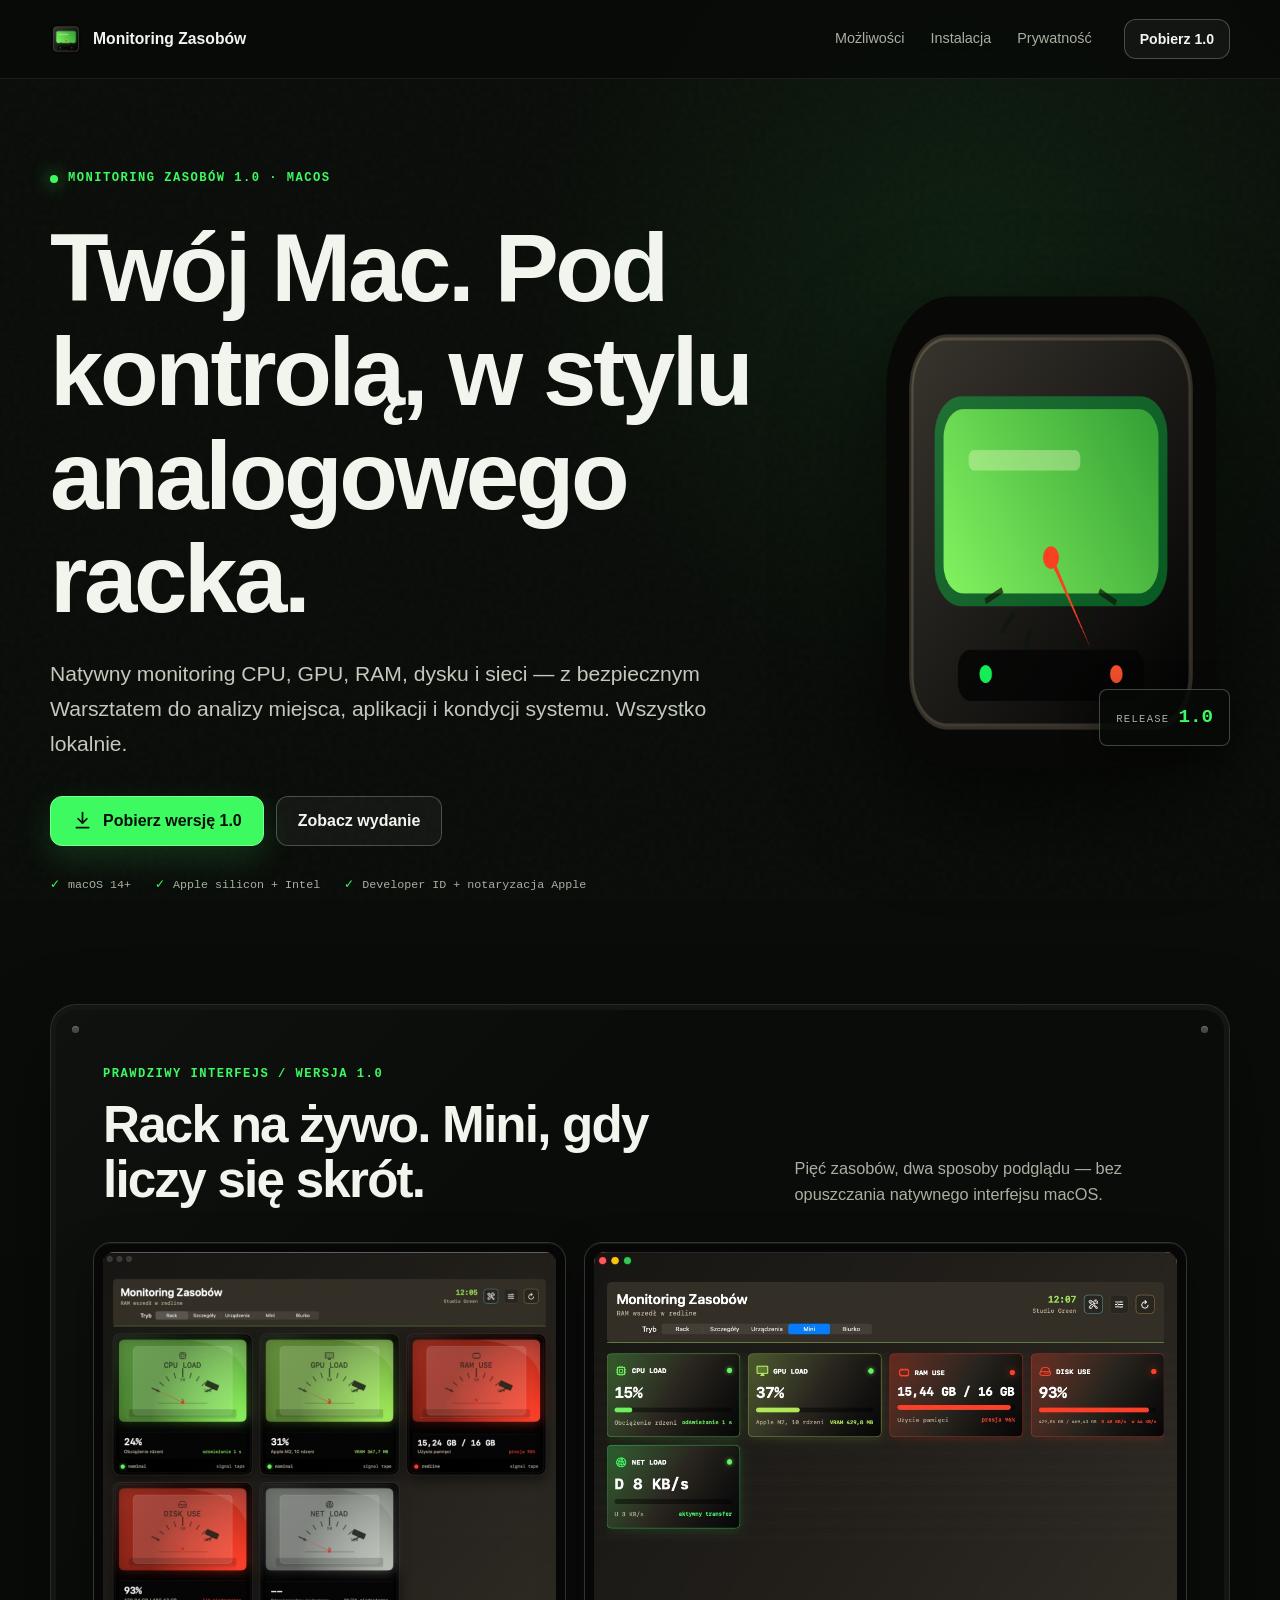
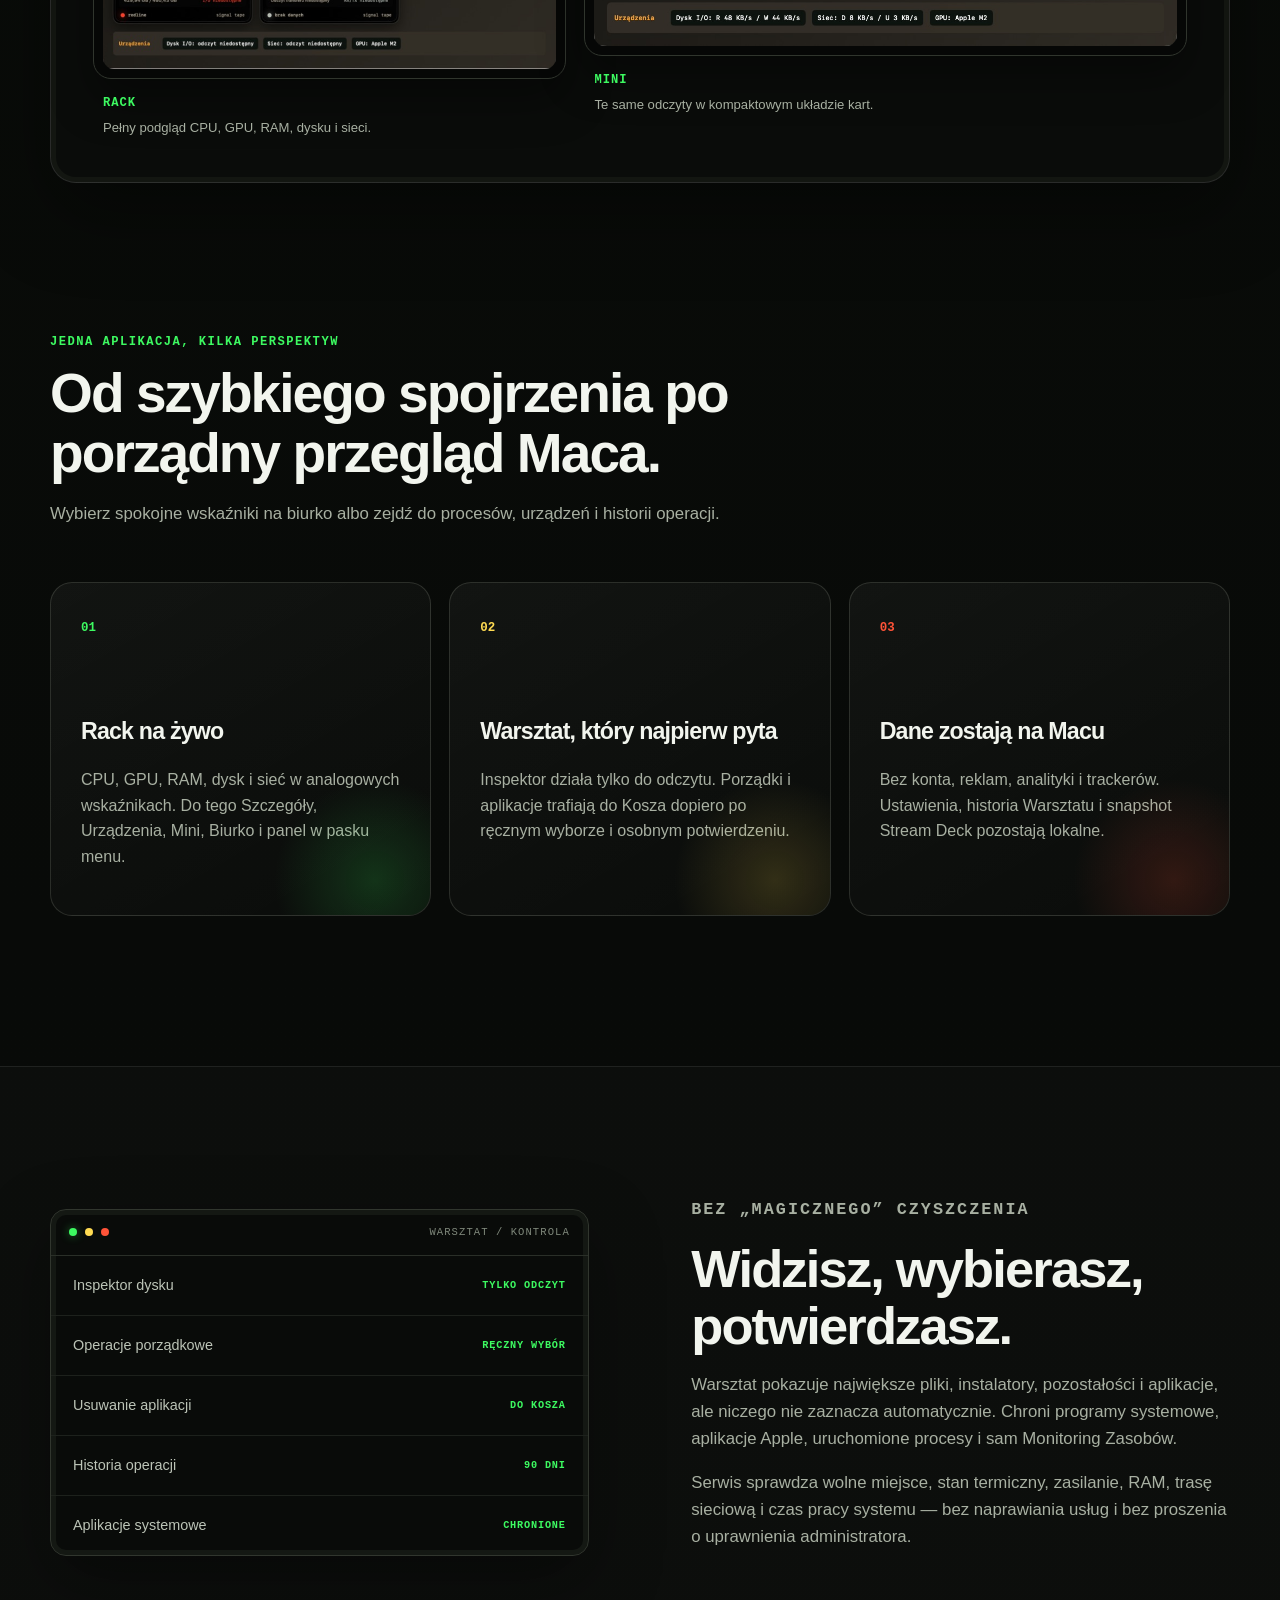
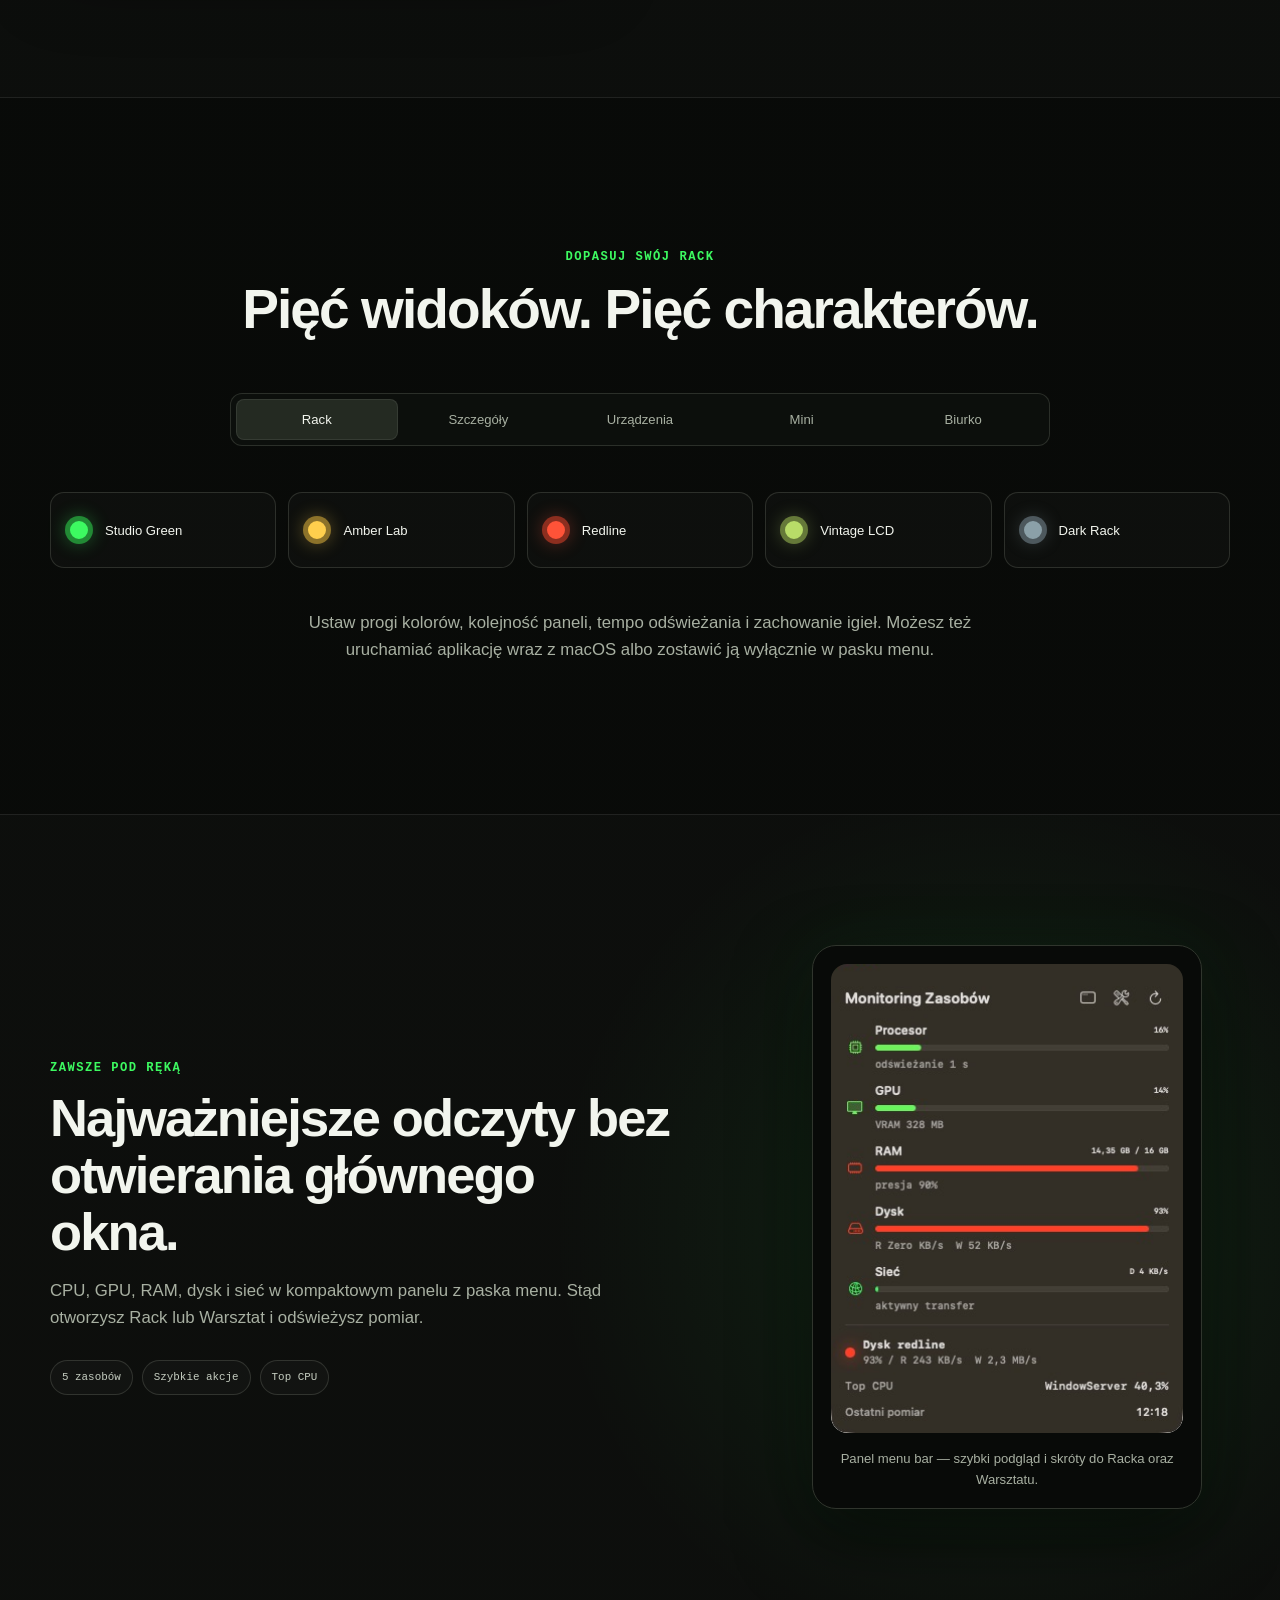
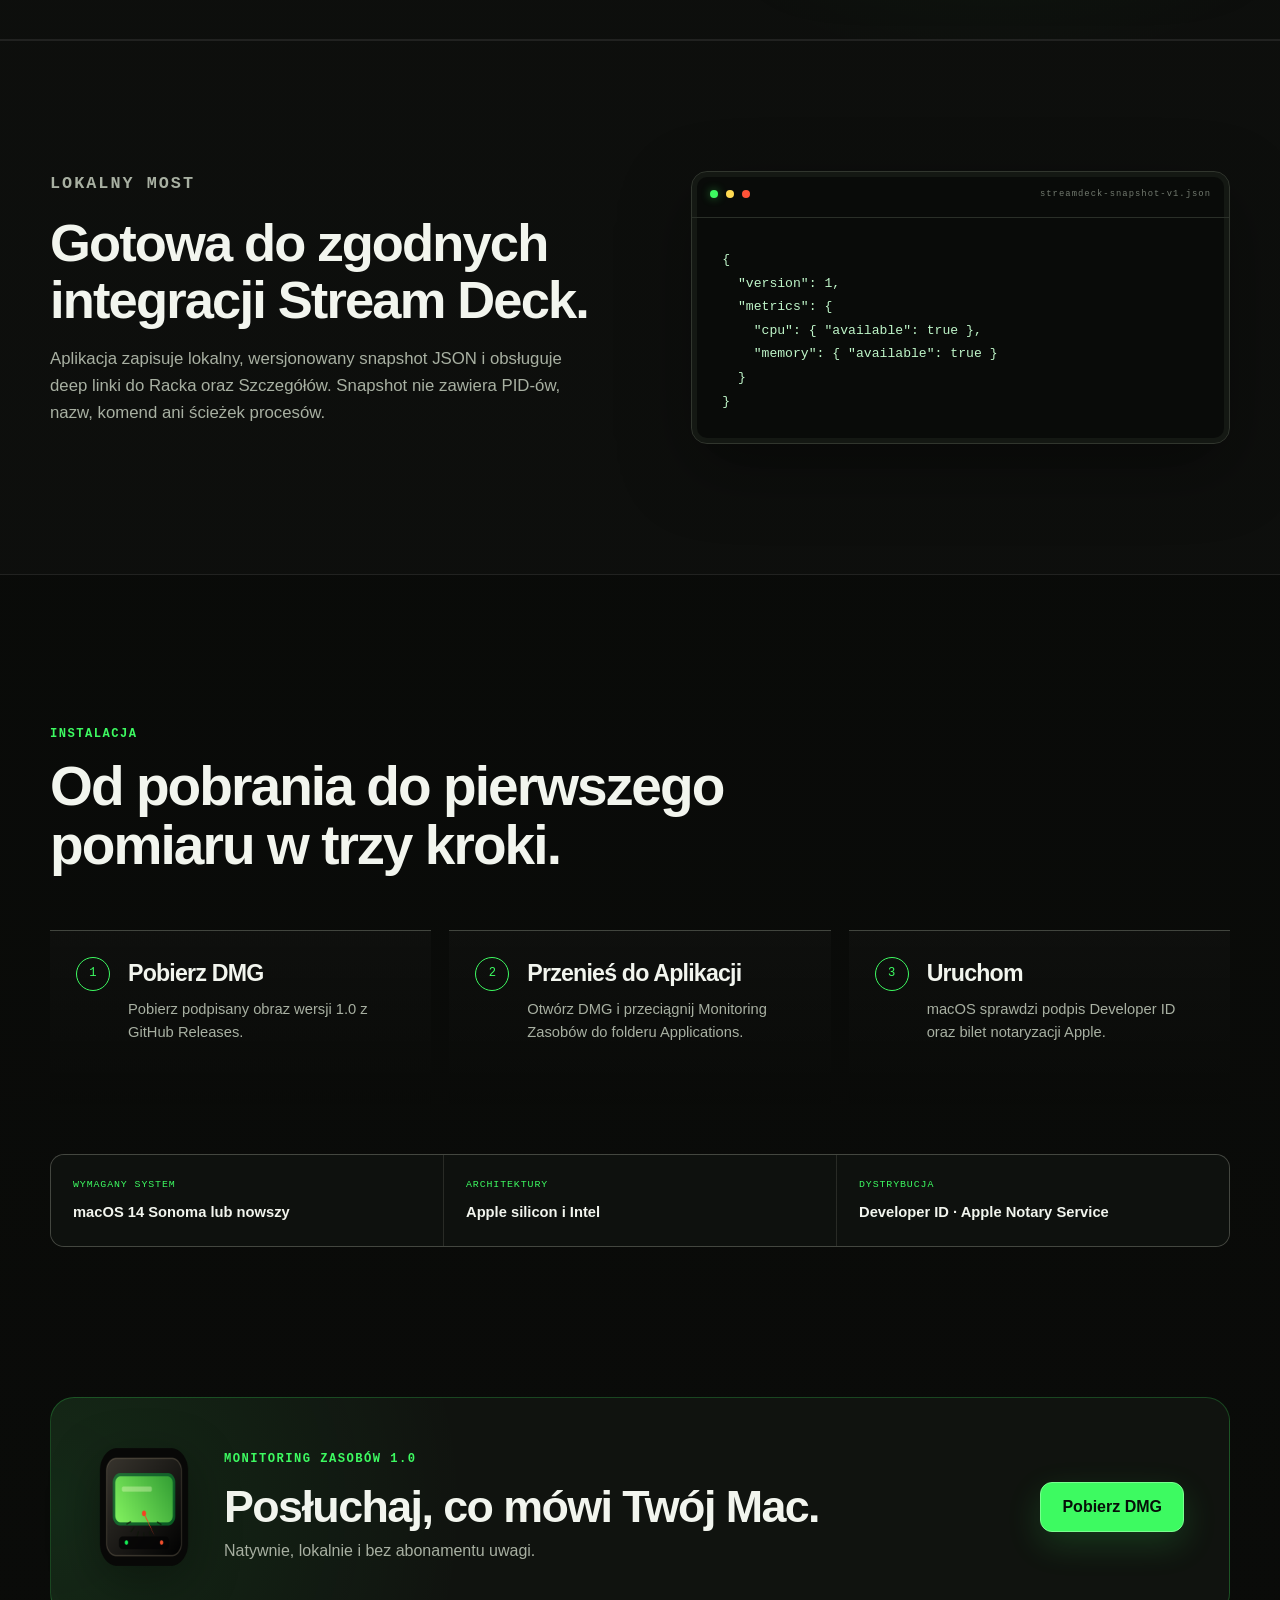
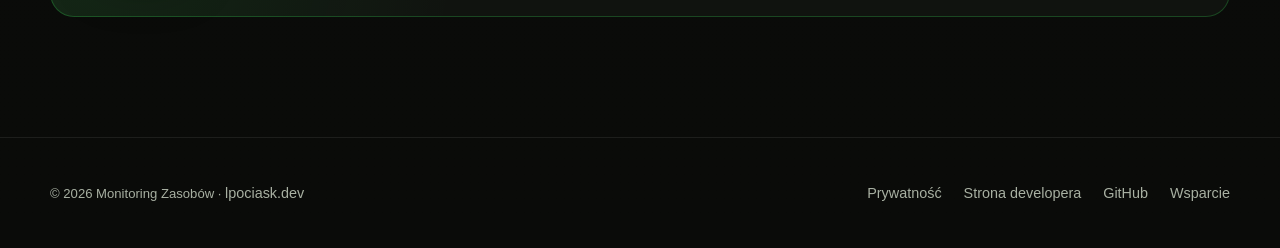
<file: index.html>
<!doctype html>
<html lang="pl">
  <head>
    <meta charset="utf-8">
    <meta name="viewport" content="width=device-width, initial-scale=1">
    <meta name="color-scheme" content="dark">
    <meta name="theme-color" content="#11140f">
    <meta name="description" content="CPU, GPU, RAM, dysk i sieć w natywnej aplikacji macOS z bezpiecznym, lokalnym Warsztatem. Pobierz Monitoring Zasobów 1.0.">
    <meta property="og:type" content="website">
    <meta property="og:locale" content="pl_PL">
    <meta property="og:title" content="Monitoring Zasobów 1.0">
    <meta property="og:description" content="Twój Mac pod kontrolą — w stylu analogowego racka. Natywny monitoring i lokalny Warsztat dla macOS.">
    <meta property="og:url" content="https://lpociask.github.io/monitoring-zasobow-app/">
    <meta property="og:image" content="https://lpociask.github.io/monitoring-zasobow-app/assets/app-icon.png">
    <meta property="og:image:alt" content="Ikona Monitoring Zasobów — zielony analogowy wskaźnik na czarnym panelu">
    <link rel="canonical" href="https://lpociask.github.io/monitoring-zasobow-app/">
    <link rel="icon" type="image/png" sizes="32x32" href="assets/favicon.png">
    <link rel="apple-touch-icon" href="assets/app-icon.png">
    <link rel="stylesheet" href="styles.css">
    <title>Monitoring Zasobów 1.0 — monitoring Maca w stylu analogowego racka</title>
  </head>
  <body>
    <a class="skip-link" href="#main">Przejdź do treści</a>

    <header class="site-header">
      <nav class="nav shell" aria-label="Główna nawigacja">
        <a class="brand" href="./" aria-label="Monitoring Zasobów — strona główna">
          <img src="assets/favicon.png" width="32" height="32" alt="">
          <span>Monitoring Zasobów</span>
        </a>
        <div class="nav-links">
          <a href="#mozliwosci">Możliwości</a>
          <a href="#instalacja">Instalacja</a>
          <a href="privacy.html">Prywatność</a>
        </div>
        <a class="button button-small" href="https://github.com/lpociask/monitoring-zasobow-app/releases/download/v1.0.0/MonitoringZasobow-1.0-1.dmg">Pobierz 1.0</a>
      </nav>
    </header>

    <main id="main">
      <section class="hero shell">
        <div class="hero-copy">
          <p class="eyebrow"><span class="status-light" aria-hidden="true"></span> Monitoring Zasobów 1.0 · macOS</p>
          <h1>Twój Mac. Pod kontrolą, w stylu analogowego racka.</h1>
          <p class="lead">Natywny monitoring CPU, GPU, RAM, dysku i sieci — z bezpiecznym Warsztatem do analizy miejsca, aplikacji i kondycji systemu. Wszystko lokalnie.</p>
          <div class="hero-actions">
            <a class="button button-primary" href="https://github.com/lpociask/monitoring-zasobow-app/releases/download/v1.0.0/MonitoringZasobow-1.0-1.dmg">
              <svg aria-hidden="true" viewBox="0 0 24 24"><path d="M12 3v12m0 0 5-5m-5 5-5-5M5 20h14"/></svg>
              Pobierz wersję 1.0
            </a>
            <a class="button button-secondary" href="https://github.com/lpociask/monitoring-zasobow-app/releases/tag/v1.0.0">Zobacz wydanie</a>
          </div>
          <ul class="trust-list" aria-label="Wymagania i zgodność">
            <li>macOS 14+</li>
            <li>Apple silicon + Intel</li>
            <li>Developer ID + notaryzacja Apple</li>
          </ul>
        </div>

        <div class="hero-visual">
          <div class="app-orbit" aria-hidden="true"></div>
          <img class="app-icon" src="assets/app-icon.png" width="512" height="512" alt="Ikona Monitoring Zasobów — zielony analogowy wskaźnik na czarnym panelu">
          <div class="version-plate"><span>RELEASE</span><strong>1.0</strong></div>
        </div>
      </section>

      <section class="screens-section shell" id="interfejs" aria-labelledby="screens-heading">
        <div class="screens-heading">
          <div>
            <p class="section-kicker">PRAWDZIWY INTERFEJS / WERSJA 1.0</p>
            <h2 id="screens-heading">Rack na żywo. Mini, gdy liczy się skrót.</h2>
          </div>
          <p>Pięć zasobów, dwa sposoby podglądu — bez opuszczania natywnego interfejsu macOS.</p>
        </div>

        <div class="screenshot-grid">
          <figure class="app-shot">
            <div class="screenshot-frame">
              <img src="assets/screenshot-rack.jpg" width="834" height="768" loading="lazy" decoding="async" alt="Główny widok aplikacji Monitoring Zasobów z analogowymi wskaźnikami CPU, GPU, RAM, dysku i sieci.">
            </div>
            <figcaption><strong>Rack</strong><span>Pełny podgląd CPU, GPU, RAM, dysku i sieci.</span></figcaption>
          </figure>

          <figure class="app-shot">
            <div class="screenshot-frame">
              <img src="assets/screenshot-mini.jpg" width="1080" height="732" loading="lazy" decoding="async" alt="Widok Mini aplikacji Monitoring Zasobów z kompaktowymi kartami pięciu zasobów.">
            </div>
            <figcaption><strong>Mini</strong><span>Te same odczyty w kompaktowym układzie kart.</span></figcaption>
          </figure>
        </div>
      </section>

      <section class="feature-section shell" id="mozliwosci">
        <div class="section-heading">
          <p class="section-kicker">JEDNA APLIKACJA, KILKA PERSPEKTYW</p>
          <h2>Od szybkiego spojrzenia po porządny przegląd Maca.</h2>
          <p>Wybierz spokojne wskaźniki na biurko albo zejdź do procesów, urządzeń i historii operacji.</p>
        </div>

        <div class="feature-grid">
          <article class="feature-card signal-green">
            <span class="feature-number">01</span>
            <h3>Rack na żywo</h3>
            <p>CPU, GPU, RAM, dysk i sieć w analogowych wskaźnikach. Do tego Szczegóły, Urządzenia, Mini, Biurko i panel w pasku menu.</p>
          </article>
          <article class="feature-card signal-amber">
            <span class="feature-number">02</span>
            <h3>Warsztat, który najpierw pyta</h3>
            <p>Inspektor działa tylko do odczytu. Porządki i aplikacje trafiają do Kosza dopiero po ręcznym wyborze i osobnym potwierdzeniu.</p>
          </article>
          <article class="feature-card signal-red">
            <span class="feature-number">03</span>
            <h3>Dane zostają na Macu</h3>
            <p>Bez konta, reklam, analityki i trackerów. Ustawienia, historia Warsztatu i snapshot Stream Deck pozostają lokalne.</p>
          </article>
        </div>
      </section>

      <section class="workshop-section">
        <div class="shell split-layout">
          <div class="workshop-panel">
            <div class="panel-titlebar">
              <span class="panel-dot green"></span><span class="panel-dot amber"></span><span class="panel-dot red"></span>
              <span>WARSZTAT / KONTROLA</span>
            </div>
            <div class="diagnostic-row"><span>Inspektor dysku</span><strong>TYLKO ODCZYT</strong></div>
            <div class="diagnostic-row"><span>Operacje porządkowe</span><strong>RĘCZNY WYBÓR</strong></div>
            <div class="diagnostic-row"><span>Usuwanie aplikacji</span><strong>DO KOSZA</strong></div>
            <div class="diagnostic-row"><span>Historia operacji</span><strong>90 DNI</strong></div>
            <div class="diagnostic-row"><span>Aplikacje systemowe</span><strong>CHRONIONE</strong></div>
          </div>
          <div class="split-copy">
            <p class="section-kicker">BEZ „MAGICZNEGO” CZYSZCZENIA</p>
            <h2>Widzisz, wybierasz, potwierdzasz.</h2>
            <p>Warsztat pokazuje największe pliki, instalatory, pozostałości i aplikacje, ale niczego nie zaznacza automatycznie. Chroni programy systemowe, aplikacje Apple, uruchomione procesy i sam Monitoring Zasobów.</p>
            <p>Serwis sprawdza wolne miejsce, stan termiczny, zasilanie, RAM, trasę sieciową i czas pracy systemu — bez naprawiania usług i bez proszenia o uprawnienia administratora.</p>
          </div>
        </div>
      </section>

      <section class="modes-section shell">
        <div class="section-heading compact">
          <p class="section-kicker">DOPASUJ SWÓJ RACK</p>
          <h2>Pięć widoków. Pięć charakterów.</h2>
        </div>
        <div class="mode-strip" role="group" aria-label="Widoki aplikacji">
          <span class="active">Rack</span><span>Szczegóły</span><span>Urządzenia</span><span>Mini</span><span>Biurko</span>
        </div>
        <div class="theme-grid">
          <div class="theme-chip theme-green"><i></i><span>Studio Green</span></div>
          <div class="theme-chip theme-amber"><i></i><span>Amber Lab</span></div>
          <div class="theme-chip theme-red"><i></i><span>Redline</span></div>
          <div class="theme-chip theme-lcd"><i></i><span>Vintage LCD</span></div>
          <div class="theme-chip theme-dark"><i></i><span>Dark Rack</span></div>
        </div>
        <p class="center-copy">Ustaw progi kolorów, kolejność paneli, tempo odświeżania i zachowanie igieł. Możesz też uruchamiać aplikację wraz z macOS albo zostawić ją wyłącznie w pasku menu.</p>
      </section>

      <section class="menubar-section" aria-labelledby="menubar-heading">
        <div class="shell menubar-grid">
          <div class="menubar-copy">
            <p class="section-kicker">ZAWSZE POD RĘKĄ</p>
            <h2 id="menubar-heading">Najważniejsze odczyty bez otwierania głównego okna.</h2>
            <p>CPU, GPU, RAM, dysk i sieć w kompaktowym panelu z paska menu. Stąd otworzysz Rack lub Warsztat i odświeżysz pomiar.</p>
            <div class="menubar-points" aria-label="Funkcje panelu w pasku menu">
              <span>5 zasobów</span><span>Szybkie akcje</span><span>Top CPU</span>
            </div>
          </div>

          <figure class="menubar-shot">
            <div class="menubar-shot-crop">
              <img src="assets/screenshot-menubar.jpg" width="350" height="492" loading="lazy" decoding="async" alt="Panel Monitoring Zasobów otwierany z paska menu macOS, pokazujący odczyty CPU, GPU, RAM, dysku i sieci.">
            </div>
            <figcaption>Panel menu bar — szybki podgląd i skróty do Racka oraz Warsztatu.</figcaption>
          </figure>
        </div>
      </section>

      <section class="integration-section">
        <div class="shell integration-grid">
          <div>
            <p class="section-kicker">LOKALNY MOST</p>
            <h2>Gotowa do zgodnych integracji Stream Deck.</h2>
            <p>Aplikacja zapisuje lokalny, wersjonowany snapshot JSON i obsługuje deep linki do Racka oraz Szczegółów. Snapshot nie zawiera PID-ów, nazw, komend ani ścieżek procesów.</p>
          </div>
          <div class="code-card" role="group" aria-label="Przykład lokalnego snapshotu Stream Deck">
            <div class="code-card-top"><span></span><span></span><span></span><small>streamdeck-snapshot-v1.json</small></div>
            <pre><code>{
  "version": 1,
  "metrics": {
    "cpu": { "available": true },
    "memory": { "available": true }
  }
}</code></pre>
          </div>
        </div>
      </section>

      <section class="install-section shell" id="instalacja">
        <div class="section-heading">
          <p class="section-kicker">INSTALACJA</p>
          <h2>Od pobrania do pierwszego pomiaru w trzy kroki.</h2>
        </div>
        <ol class="steps">
          <li><span>1</span><div><h3>Pobierz DMG</h3><p>Pobierz podpisany obraz wersji 1.0 z GitHub Releases.</p></div></li>
          <li><span>2</span><div><h3>Przenieś do Aplikacji</h3><p>Otwórz DMG i przeciągnij Monitoring Zasobów do folderu Applications.</p></div></li>
          <li><span>3</span><div><h3>Uruchom</h3><p>macOS sprawdzi podpis Developer ID oraz bilet notaryzacji Apple.</p></div></li>
        </ol>
        <div class="requirements">
          <div><span>WYMAGANY SYSTEM</span><strong>macOS 14 Sonoma lub nowszy</strong></div>
          <div><span>ARCHITEKTURY</span><strong>Apple silicon i Intel</strong></div>
          <div><span>DYSTRYBUCJA</span><strong>Developer ID · Apple Notary Service</strong></div>
        </div>
      </section>

      <section class="final-cta shell">
        <img src="assets/app-icon.png" width="128" height="128" alt="">
        <div>
          <p class="section-kicker">MONITORING ZASOBÓW 1.0</p>
          <h2>Posłuchaj, co mówi Twój Mac.</h2>
          <p>Natywnie, lokalnie i bez abonamentu uwagi.</p>
        </div>
        <a class="button button-primary" href="https://github.com/lpociask/monitoring-zasobow-app/releases/download/v1.0.0/MonitoringZasobow-1.0-1.dmg">Pobierz DMG</a>
      </section>
    </main>

    <footer class="footer">
      <div class="shell footer-inner">
        <p>© 2026 Monitoring Zasobów · <a href="https://lpociask.dev/" rel="author">lpociask.dev</a></p>
        <nav aria-label="Stopka">
          <a href="privacy.html">Prywatność</a>
          <a href="https://lpociask.dev/" rel="author">Strona developera</a>
          <a href="https://github.com/lpociask/monitoring-zasobow-app">GitHub</a>
          <a href="https://github.com/lpociask/monitoring-zasobow-app/issues">Wsparcie</a>
        </nav>
      </div>
    </footer>
  </body>
</html>
</file>
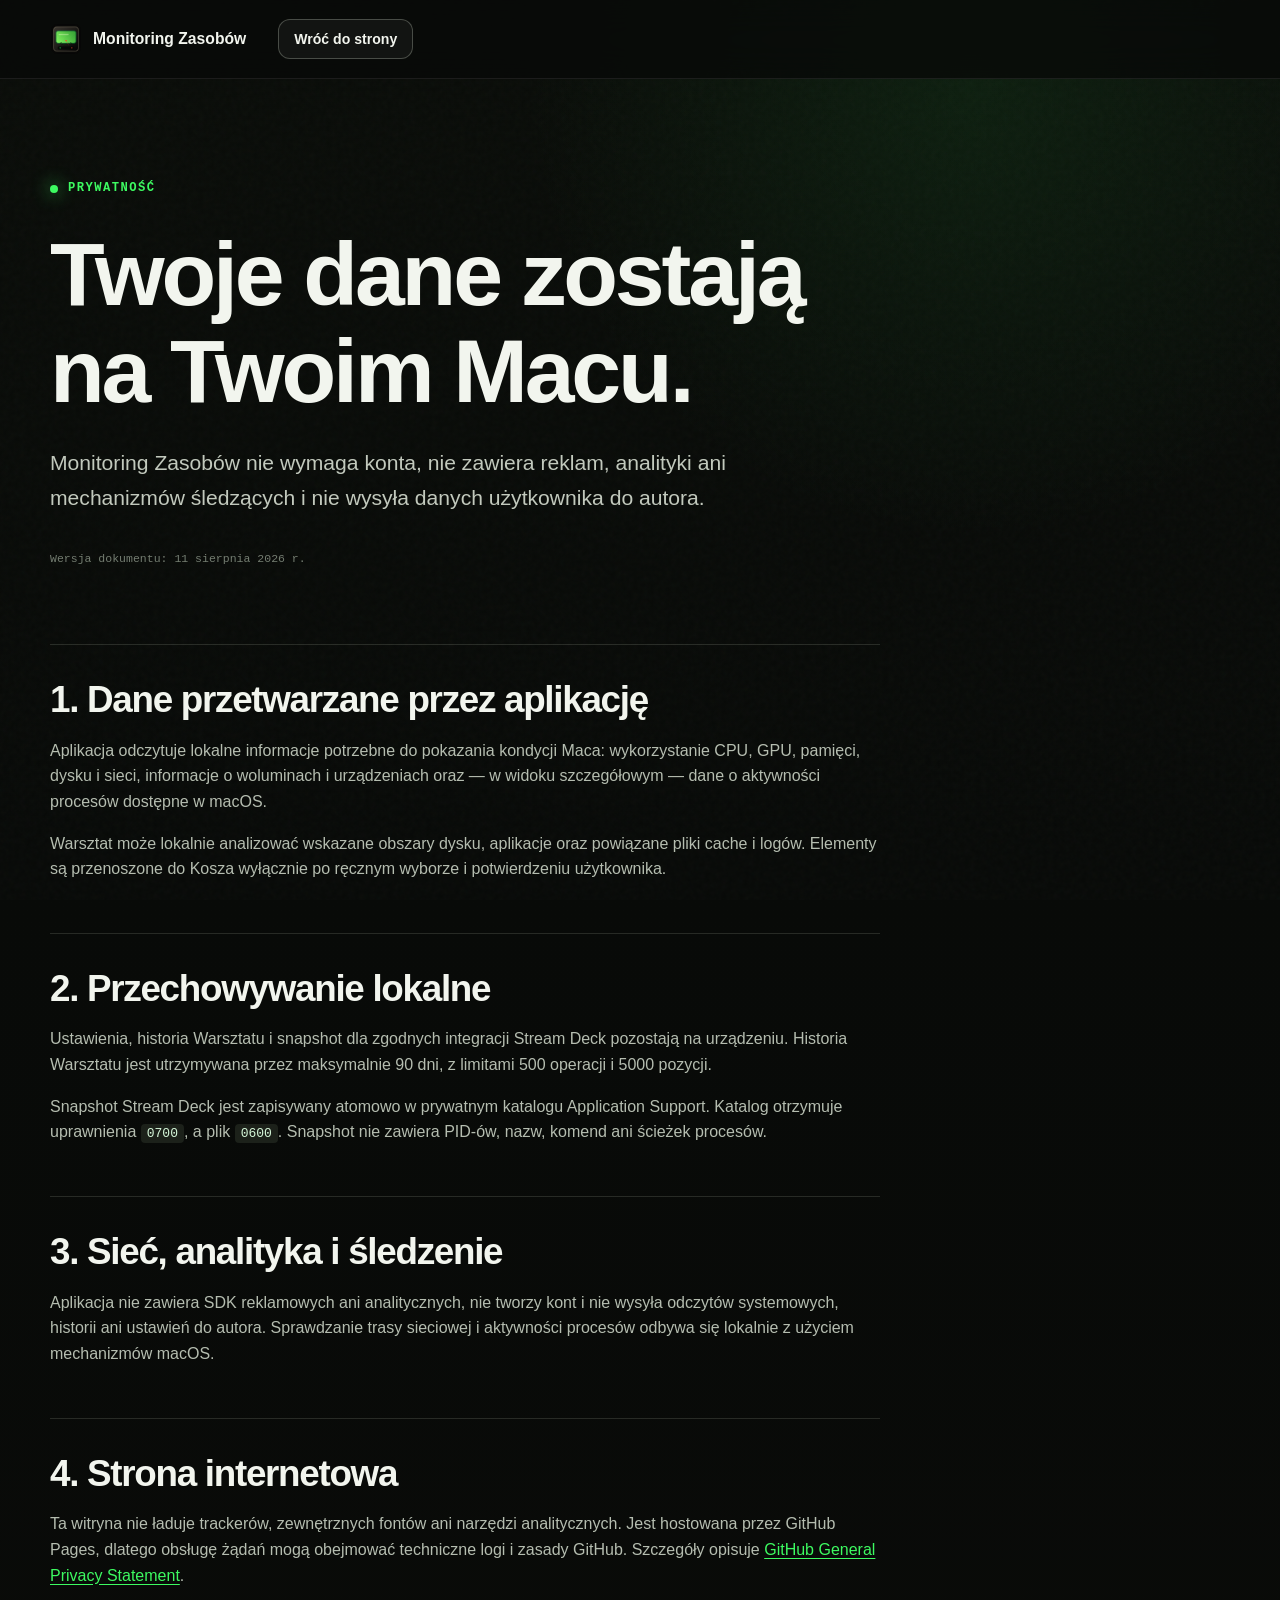
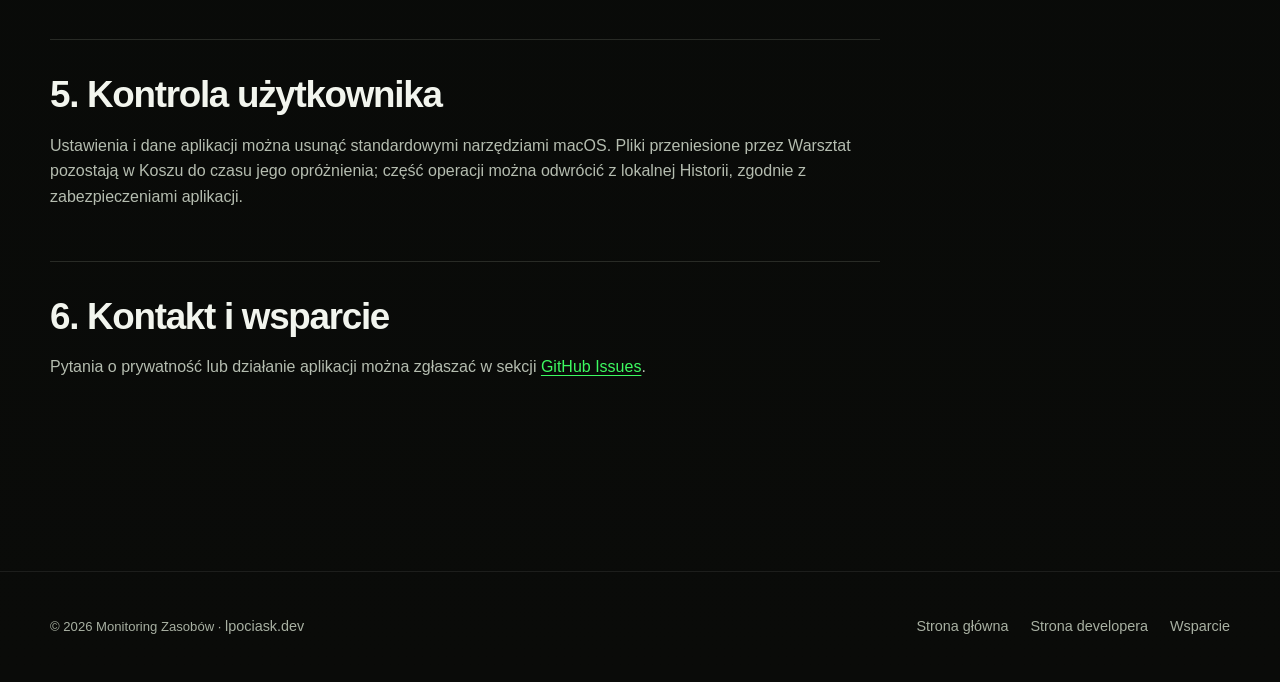
<file: privacy.html>
<!doctype html>
<html lang="pl">
  <head>
    <meta charset="utf-8">
    <meta name="viewport" content="width=device-width, initial-scale=1">
    <meta name="color-scheme" content="dark">
    <meta name="theme-color" content="#11140f">
    <meta name="description" content="Polityka prywatności aplikacji Monitoring Zasobów i jej strony internetowej.">
    <link rel="canonical" href="https://lpociask.github.io/monitoring-zasobow-app/privacy.html">
    <link rel="icon" type="image/png" sizes="32x32" href="assets/favicon.png">
    <link rel="stylesheet" href="styles.css">
    <title>Prywatność — Monitoring Zasobów</title>
  </head>
  <body>
    <a class="skip-link" href="#main">Przejdź do treści</a>

    <header class="site-header">
      <nav class="nav shell" aria-label="Główna nawigacja">
        <a class="brand" href="./" aria-label="Monitoring Zasobów — strona główna">
          <img src="assets/favicon.png" width="32" height="32" alt="">
          <span>Monitoring Zasobów</span>
        </a>
        <a class="button button-small" href="./">Wróć do strony</a>
      </nav>
    </header>

    <main id="main" class="policy-main shell">
      <div class="policy-hero">
        <p class="eyebrow"><span class="status-light" aria-hidden="true"></span> Prywatność</p>
        <h1>Twoje dane zostają na Twoim Macu.</h1>
        <p class="lead">Monitoring Zasobów nie wymaga konta, nie zawiera reklam, analityki ani mechanizmów śledzących i nie wysyła danych użytkownika do autora.</p>
        <p class="policy-date">Wersja dokumentu: 11 sierpnia 2026 r.</p>
      </div>

      <article class="policy-content">
        <section>
          <h2>1. Dane przetwarzane przez aplikację</h2>
          <p>Aplikacja odczytuje lokalne informacje potrzebne do pokazania kondycji Maca: wykorzystanie CPU, GPU, pamięci, dysku i sieci, informacje o woluminach i urządzeniach oraz — w widoku szczegółowym — dane o aktywności procesów dostępne w macOS.</p>
          <p>Warsztat może lokalnie analizować wskazane obszary dysku, aplikacje oraz powiązane pliki cache i logów. Elementy są przenoszone do Kosza wyłącznie po ręcznym wyborze i potwierdzeniu użytkownika.</p>
        </section>

        <section>
          <h2>2. Przechowywanie lokalne</h2>
          <p>Ustawienia, historia Warsztatu i snapshot dla zgodnych integracji Stream Deck pozostają na urządzeniu. Historia Warsztatu jest utrzymywana przez maksymalnie 90 dni, z limitami 500 operacji i 5000 pozycji.</p>
          <p>Snapshot Stream Deck jest zapisywany atomowo w prywatnym katalogu Application Support. Katalog otrzymuje uprawnienia <code>0700</code>, a plik <code>0600</code>. Snapshot nie zawiera PID-ów, nazw, komend ani ścieżek procesów.</p>
        </section>

        <section>
          <h2>3. Sieć, analityka i śledzenie</h2>
          <p>Aplikacja nie zawiera SDK reklamowych ani analitycznych, nie tworzy kont i nie wysyła odczytów systemowych, historii ani ustawień do autora. Sprawdzanie trasy sieciowej i aktywności procesów odbywa się lokalnie z użyciem mechanizmów macOS.</p>
        </section>

        <section>
          <h2>4. Strona internetowa</h2>
          <p>Ta witryna nie ładuje trackerów, zewnętrznych fontów ani narzędzi analitycznych. Jest hostowana przez GitHub Pages, dlatego obsługę żądań mogą obejmować techniczne logi i zasady GitHub. Szczegóły opisuje <a href="https://docs.github.com/en/site-policy/privacy-policies/github-general-privacy-statement">GitHub General Privacy Statement</a>.</p>
        </section>

        <section>
          <h2>5. Kontrola użytkownika</h2>
          <p>Ustawienia i dane aplikacji można usunąć standardowymi narzędziami macOS. Pliki przeniesione przez Warsztat pozostają w Koszu do czasu jego opróżnienia; część operacji można odwrócić z lokalnej Historii, zgodnie z zabezpieczeniami aplikacji.</p>
        </section>

        <section>
          <h2>6. Kontakt i wsparcie</h2>
          <p>Pytania o prywatność lub działanie aplikacji można zgłaszać w sekcji <a href="https://github.com/lpociask/monitoring-zasobow-app/issues">GitHub Issues</a>.</p>
        </section>
      </article>
    </main>

    <footer class="footer">
      <div class="shell footer-inner">
        <p>© 2026 Monitoring Zasobów · <a href="https://lpociask.dev/" rel="author">lpociask.dev</a></p>
        <nav aria-label="Stopka">
          <a href="./">Strona główna</a>
          <a href="https://lpociask.dev/" rel="author">Strona developera</a>
          <a href="https://github.com/lpociask/monitoring-zasobow-app/issues">Wsparcie</a>
        </nav>
      </div>
    </footer>
  </body>
</html>
</file>
<file: styles.css>
:root {
  color-scheme: dark;
  --bg: #080a08;
  --bg-soft: #0e110e;
  --panel: #131712;
  --panel-high: #1a1f18;
  --line: rgba(229, 238, 221, 0.14);
  --line-bright: rgba(229, 238, 221, 0.26);
  --text: #f2f5ee;
  --muted: #a8b0a2;
  --green: #3dfa61;
  --green-dark: #0d6e29;
  --amber: #ffdb52;
  --red: #ff5338;
  --brass: #bd9b59;
  --shell: min(1180px, calc(100% - 40px));
  --radius: 22px;
  font-family: -apple-system, BlinkMacSystemFont, "SF Pro Display", "Segoe UI", sans-serif;
  font-synthesis: none;
}

* {
  box-sizing: border-box;
}

html {
  scroll-behavior: smooth;
}

body {
  margin: 0;
  min-width: 320px;
  background:
    radial-gradient(circle at 76% 4%, rgba(61, 250, 97, 0.08), transparent 28rem),
    linear-gradient(180deg, #0a0d09 0%, var(--bg) 38%, #0a0b09 100%);
  color: var(--text);
  line-height: 1.6;
  overflow-x: hidden;
}

body::before {
  position: fixed;
  inset: 0;
  z-index: -1;
  content: "";
  pointer-events: none;
  opacity: 0.15;
  background-image: url("data:image/svg+xml,%3Csvg viewBox='0 0 180 180' xmlns='http://www.w3.org/2000/svg'%3E%3Cfilter id='n'%3E%3CfeTurbulence type='fractalNoise' baseFrequency='.9' numOctaves='3' stitchTiles='stitch'/%3E%3C/filter%3E%3Crect width='100%25' height='100%25' filter='url(%23n)' opacity='.18'/%3E%3C/svg%3E");
}

a {
  color: inherit;
}

img,
svg {
  display: block;
  max-width: 100%;
}

h1,
h2,
h3,
p {
  margin-top: 0;
}

h1,
h2,
h3 {
  line-height: 1.08;
  letter-spacing: -0.035em;
}

h1 {
  max-width: 780px;
  margin-bottom: 26px;
  font-size: clamp(3.1rem, 7.5vw, 6.7rem);
  font-weight: 750;
}

h2 {
  margin-bottom: 18px;
  font-size: clamp(2.15rem, 4.3vw, 4.3rem);
  font-weight: 720;
}

h3 {
  font-size: 1.45rem;
}

.shell {
  width: var(--shell);
  margin-inline: auto;
}

.skip-link {
  position: fixed;
  top: 12px;
  left: 12px;
  z-index: 100;
  padding: 10px 14px;
  border-radius: 8px;
  background: var(--green);
  color: #061009;
  font-weight: 700;
  transform: translateY(-160%);
  transition: transform 160ms ease;
}

.skip-link:focus {
  transform: translateY(0);
}

:focus-visible {
  outline: 3px solid var(--amber);
  outline-offset: 4px;
}

.site-header {
  position: relative;
  z-index: 20;
  border-bottom: 1px solid rgba(255, 255, 255, 0.08);
  background: rgba(8, 10, 8, 0.78);
  backdrop-filter: blur(18px);
}

.nav {
  min-height: 78px;
  display: flex;
  align-items: center;
  gap: 32px;
}

.brand {
  display: inline-flex;
  align-items: center;
  gap: 11px;
  font-size: 0.98rem;
  font-weight: 680;
  text-decoration: none;
  white-space: nowrap;
}

.brand img {
  border-radius: 8px;
}

.nav-links {
  display: flex;
  gap: 26px;
  margin-left: auto;
}

.nav-links a,
.footer a {
  color: var(--muted);
  font-size: 0.9rem;
  text-decoration: none;
  transition: color 160ms ease;
}

.nav-links a:hover,
.footer a:hover {
  color: var(--text);
}

.button {
  display: inline-flex;
  align-items: center;
  justify-content: center;
  gap: 10px;
  min-height: 50px;
  padding: 0 21px;
  border: 1px solid transparent;
  border-radius: 12px;
  font-weight: 700;
  line-height: 1;
  text-decoration: none;
  transition: transform 160ms ease, border-color 160ms ease, background 160ms ease, box-shadow 160ms ease;
}

.button:hover {
  transform: translateY(-2px);
}

.button svg {
  width: 21px;
  fill: none;
  stroke: currentColor;
  stroke-linecap: round;
  stroke-linejoin: round;
  stroke-width: 2;
}

.button-small {
  min-height: 40px;
  margin-left: 0;
  padding-inline: 15px;
  border-color: var(--line-bright);
  background: rgba(255, 255, 255, 0.045);
  font-size: 0.88rem;
}

.button-primary {
  border-color: #79ff8f;
  background: var(--green);
  color: #061009;
  box-shadow: 0 12px 34px rgba(61, 250, 97, 0.16);
}

.button-primary:hover {
  box-shadow: 0 16px 40px rgba(61, 250, 97, 0.25);
}

.button-secondary {
  border-color: var(--line-bright);
  background: rgba(255, 255, 255, 0.045);
}

.button-secondary:hover,
.button-small:hover {
  border-color: rgba(255, 255, 255, 0.42);
  background: rgba(255, 255, 255, 0.075);
}

.hero {
  display: grid;
  grid-template-columns: minmax(0, 1.36fr) minmax(320px, 0.64fr);
  align-items: center;
  gap: 60px;
  min-height: 770px;
  padding-block: 90px 110px;
}

.eyebrow,
.section-kicker {
  color: var(--green);
  font-family: ui-monospace, "SFMono-Regular", Menlo, monospace;
  font-size: 0.76rem;
  font-weight: 760;
  letter-spacing: 0.12em;
  text-transform: uppercase;
}

.eyebrow {
  display: flex;
  align-items: center;
  gap: 10px;
  margin-bottom: 28px;
}

.status-light {
  width: 8px;
  height: 8px;
  border-radius: 50%;
  background: var(--green);
  box-shadow: 0 0 18px var(--green);
}

.lead {
  max-width: 700px;
  margin-bottom: 34px;
  color: #c2c9bd;
  font-size: clamp(1.1rem, 2vw, 1.32rem);
  line-height: 1.65;
}

.hero-actions {
  display: flex;
  flex-wrap: wrap;
  gap: 12px;
}

.trust-list {
  display: flex;
  flex-wrap: wrap;
  gap: 12px 24px;
  padding: 0;
  margin: 30px 0 0;
  color: var(--muted);
  font-family: ui-monospace, "SFMono-Regular", Menlo, monospace;
  font-size: 0.73rem;
  list-style: none;
}

.trust-list li::before {
  margin-right: 8px;
  color: var(--green);
  content: "✓";
}

.hero-visual {
  position: relative;
  display: grid;
  place-items: center;
  min-height: 460px;
}

.app-icon {
  position: relative;
  z-index: 2;
  width: min(100%, 420px);
  filter: drop-shadow(0 34px 50px rgba(0, 0, 0, 0.58));
  animation: icon-float 7s ease-in-out infinite;
}

.app-orbit {
  position: absolute;
  width: 84%;
  aspect-ratio: 1;
  border: 1px solid rgba(61, 250, 97, 0.22);
  border-radius: 50%;
  background: radial-gradient(circle, rgba(61, 250, 97, 0.14), transparent 67%);
  box-shadow: inset 0 0 80px rgba(61, 250, 97, 0.06), 0 0 90px rgba(61, 250, 97, 0.06);
}

.app-orbit::before,
.app-orbit::after {
  position: absolute;
  inset: 11%;
  border: 1px dashed rgba(255, 219, 82, 0.17);
  border-radius: inherit;
  content: "";
}

.app-orbit::after {
  inset: 25%;
  border-color: rgba(255, 255, 255, 0.1);
}

.version-plate {
  position: absolute;
  right: 0;
  bottom: 42px;
  z-index: 3;
  display: flex;
  align-items: baseline;
  gap: 9px;
  padding: 12px 16px;
  border: 1px solid var(--line-bright);
  border-radius: 8px;
  background: rgba(8, 10, 8, 0.86);
  box-shadow: 0 10px 35px rgba(0, 0, 0, 0.45);
  font-family: ui-monospace, "SFMono-Regular", Menlo, monospace;
}

.version-plate span {
  color: var(--muted);
  font-size: 0.66rem;
  letter-spacing: 0.12em;
}

.version-plate strong {
  color: var(--green);
  font-size: 1.2rem;
}

.rack-preview {
  position: relative;
  padding: 34px;
  border: 1px solid rgba(255, 255, 255, 0.13);
  border-radius: 26px;
  background:
    linear-gradient(135deg, rgba(255, 255, 255, 0.025), transparent 32%),
    #0a0c0a;
  box-shadow: inset 0 0 0 5px #131611, 0 30px 80px rgba(0, 0, 0, 0.38);
}

.rack-preview::before,
.rack-preview::after {
  position: absolute;
  top: 21px;
  width: 7px;
  height: 7px;
  border-radius: 50%;
  background: #474a43;
  box-shadow: inset 0 1px 1px rgba(255, 255, 255, 0.25);
  content: "";
}

.rack-preview::before { left: 21px; }
.rack-preview::after { right: 21px; }

.rack-topline {
  display: flex;
  align-items: end;
  justify-content: space-between;
  gap: 30px;
  padding: 12px 10px 26px;
}

.rack-topline h2 {
  margin: 0;
  font-size: clamp(1.9rem, 3.2vw, 3rem);
}

.rack-controls {
  display: flex;
  gap: 11px;
  padding-bottom: 5px;
}

.rack-controls i {
  width: 13px;
  height: 13px;
  border: 1px solid #4e554a;
  border-radius: 50%;
  background: #252922;
}

.rack-controls i:first-child { background: var(--green); box-shadow: 0 0 14px rgba(61, 250, 97, 0.65); }
.rack-controls i:nth-child(2) { background: #53491e; }
.rack-controls i:nth-child(3) { background: #482018; }

.meter-grid {
  display: grid;
  grid-template-columns: repeat(3, 1fr);
  gap: 18px;
}

.meter-card {
  padding: 14px;
  border: 1px solid #2c302a;
  border-radius: 17px;
  background: linear-gradient(145deg, #1e221c, #080908 70%);
  box-shadow: inset 0 1px rgba(255, 255, 255, 0.09), 0 16px 35px rgba(0, 0, 0, 0.3);
}

.meter-screen {
  position: relative;
  min-height: 215px;
  overflow: hidden;
  border: 10px solid #11150f;
  border-radius: 15px;
  background:
    linear-gradient(90deg, rgba(255, 255, 255, 0.13), transparent 48%),
    radial-gradient(circle at 50% 110%, rgba(226, 255, 215, 0.55), transparent 48%),
    linear-gradient(135deg, #79ed59, #33ae3a);
  box-shadow: inset 0 0 30px rgba(0, 45, 10, 0.32), 0 0 20px rgba(61, 250, 97, 0.08);
}

.meter-scale {
  position: absolute;
  top: 18px;
  right: 22px;
  left: 22px;
  display: flex;
  justify-content: space-between;
  color: rgba(4, 52, 15, 0.75);
  font-family: ui-monospace, "SFMono-Regular", Menlo, monospace;
  font-size: 0.62rem;
  font-weight: 800;
}

.meter-arc {
  position: absolute;
  top: 48px;
  left: 50%;
  width: 74%;
  aspect-ratio: 2 / 1;
  border: 2px solid rgba(5, 55, 17, 0.62);
  border-bottom: 0;
  border-radius: 999px 999px 0 0;
  transform: translateX(-50%);
}

.meter-arc::before {
  position: absolute;
  inset: 12px 12px auto;
  height: 56%;
  border-top: 1px dashed rgba(6, 57, 18, 0.55);
  border-radius: 50%;
  content: "";
}

.needle {
  position: absolute;
  bottom: 31px;
  left: 50%;
  z-index: 2;
  width: 2px;
  height: 112px;
  border-radius: 2px;
  background: #ff3d2f;
  box-shadow: 0 0 3px rgba(255, 40, 30, 0.55);
  transform: translateX(-50%) rotate(var(--needle));
  transform-origin: 50% 100%;
}

.needle-pin {
  position: absolute;
  bottom: 22px;
  left: 50%;
  z-index: 3;
  width: 19px;
  height: 19px;
  border: 5px solid #e73529;
  border-radius: 50%;
  background: #75160e;
  transform: translateX(-50%);
}

.meter-value {
  position: absolute;
  bottom: 14px;
  left: 15px;
  color: rgba(5, 42, 13, 0.8);
  font-family: ui-monospace, "SFMono-Regular", Menlo, monospace;
  font-size: 0.72rem;
  font-weight: 800;
}

.meter-label {
  display: flex;
  align-items: baseline;
  justify-content: space-between;
  gap: 12px;
  padding: 15px 5px 3px;
  font-family: ui-monospace, "SFMono-Regular", Menlo, monospace;
}

.meter-label span { font-weight: 800; letter-spacing: 0.12em; }
.meter-label small { color: var(--muted); font-size: 0.62rem; letter-spacing: 0.1em; }

.visual-note {
  margin: 20px 4px 0;
  color: #737b70;
  font-size: 0.72rem;
  text-align: right;
}

.screens-section {
  position: relative;
  padding: 42px;
  border: 1px solid rgba(255, 255, 255, 0.13);
  border-radius: 26px;
  background:
    linear-gradient(135deg, rgba(255, 255, 255, 0.025), transparent 32%),
    #0a0c0a;
  box-shadow: inset 0 0 0 5px #131611, 0 30px 80px rgba(0, 0, 0, 0.38);
}

.screens-section::before,
.screens-section::after {
  position: absolute;
  top: 21px;
  width: 7px;
  height: 7px;
  border-radius: 50%;
  background: #474a43;
  box-shadow: inset 0 1px 1px rgba(255, 255, 255, 0.25);
  content: "";
}

.screens-section::before { left: 21px; }
.screens-section::after { right: 21px; }

.screens-heading {
  display: grid;
  grid-template-columns: minmax(0, 1.25fr) minmax(260px, 0.75fr);
  align-items: end;
  gap: 54px;
  padding: 18px 10px 34px;
}

.screens-heading h2 {
  max-width: 760px;
  margin: 0;
  font-size: clamp(2rem, 4vw, 4rem);
}

.screens-heading > p {
  margin: 0;
  color: var(--muted);
  font-size: 1.02rem;
}

.screenshot-grid {
  display: grid;
  grid-template-columns: minmax(0, 0.88fr) minmax(0, 1.12fr);
  align-items: start;
  gap: 18px;
}

.app-shot,
.menubar-shot {
  margin: 0;
}

.screenshot-frame {
  padding: 9px;
  overflow: hidden;
  border: 1px solid #30352d;
  border-radius: 18px;
  background: #060706;
  box-shadow: 0 20px 45px rgba(0, 0, 0, 0.38), inset 0 1px rgba(255, 255, 255, 0.07);
}

.screenshot-frame img {
  width: 100%;
  height: auto;
  border-radius: 11px;
}

.app-shot figcaption {
  display: grid;
  gap: 3px;
  padding: 15px 10px 2px;
}

.app-shot figcaption strong {
  color: var(--green);
  font-family: ui-monospace, "SFMono-Regular", Menlo, monospace;
  font-size: 0.76rem;
  letter-spacing: 0.08em;
  text-transform: uppercase;
}

.app-shot figcaption span,
.menubar-shot figcaption {
  color: var(--muted);
  font-size: 0.82rem;
}

.menubar-section {
  border-block: 1px solid rgba(255, 255, 255, 0.08);
  background:
    radial-gradient(circle at 78% 50%, rgba(61, 250, 97, 0.09), transparent 28rem),
    rgba(255, 255, 255, 0.018);
}

.menubar-grid {
  display: grid;
  grid-template-columns: minmax(0, 1fr) minmax(330px, 0.72fr);
  align-items: center;
  gap: clamp(54px, 9vw, 120px);
  padding-block: 130px;
}

.menubar-copy h2 {
  max-width: 740px;
  font-size: clamp(2.3rem, 4.1vw, 4rem);
}

.menubar-copy > p:last-of-type {
  max-width: 720px;
  color: var(--muted);
  font-size: 1.05rem;
}

.menubar-points {
  display: flex;
  flex-wrap: wrap;
  gap: 9px;
  margin-top: 28px;
}

.menubar-points span {
  padding: 8px 11px;
  border: 1px solid var(--line);
  border-radius: 999px;
  background: rgba(255, 255, 255, 0.025);
  color: #c5cdc0;
  font-family: ui-monospace, "SFMono-Regular", Menlo, monospace;
  font-size: 0.68rem;
}

.menubar-shot {
  width: min(100%, 390px);
  justify-self: center;
  padding: 18px;
  border: 1px solid #30352d;
  border-radius: 24px;
  background: #080a08;
  box-shadow: 0 28px 75px rgba(0, 0, 0, 0.5), 0 0 70px rgba(61, 250, 97, 0.05);
}

.menubar-shot-crop {
  overflow: hidden;
  border-radius: 16px;
}

.menubar-shot-crop img {
  width: 100%;
  height: auto;
  margin-bottom: -26px;
  border-radius: 16px;
  transform: translateY(-26px);
}

.menubar-shot figcaption {
  padding: 15px 3px 0;
  text-align: center;
}

.feature-section,
.modes-section,
.install-section {
  padding-block: 150px;
}

.section-heading {
  max-width: 820px;
  margin-bottom: 54px;
}

.section-heading p:last-child,
.split-copy p,
.integration-grid p,
.center-copy {
  color: var(--muted);
  font-size: 1.05rem;
}

.feature-grid {
  display: grid;
  grid-template-columns: repeat(3, 1fr);
  gap: 18px;
}

.feature-card {
  position: relative;
  min-height: 330px;
  padding: 30px;
  overflow: hidden;
  border: 1px solid var(--line);
  border-radius: var(--radius);
  background: linear-gradient(150deg, rgba(255, 255, 255, 0.045), rgba(255, 255, 255, 0.012));
}

.feature-card::after {
  position: absolute;
  right: -50px;
  bottom: -70px;
  width: 210px;
  height: 210px;
  border-radius: 50%;
  background: radial-gradient(circle, var(--card-signal), transparent 68%);
  content: "";
  opacity: 0.16;
}

.feature-card h3 { margin-top: 80px; }
.feature-card p { color: var(--muted); }
.feature-number { color: var(--card-signal); font-family: ui-monospace, "SFMono-Regular", Menlo, monospace; font-size: 0.78rem; font-weight: 800; }
.signal-green { --card-signal: var(--green); }
.signal-amber { --card-signal: var(--amber); }
.signal-red { --card-signal: var(--red); }

.workshop-section,
.integration-section {
  border-block: 1px solid rgba(255, 255, 255, 0.08);
  background: rgba(255, 255, 255, 0.018);
}

.split-layout,
.integration-grid {
  display: grid;
  grid-template-columns: 1fr 1fr;
  align-items: center;
  gap: clamp(50px, 8vw, 110px);
  padding-block: 130px;
}

.workshop-panel,
.code-card {
  overflow: hidden;
  border: 1px solid #31362e;
  border-radius: 16px;
  background: #090b09;
  box-shadow: 0 24px 70px rgba(0, 0, 0, 0.42), inset 0 0 0 5px #141813;
}

.panel-titlebar,
.code-card-top {
  display: flex;
  align-items: center;
  gap: 8px;
  min-height: 46px;
  padding: 0 18px;
  border-bottom: 1px solid #2a2f28;
  color: #7f887b;
  font-family: ui-monospace, "SFMono-Regular", Menlo, monospace;
  font-size: 0.66rem;
  letter-spacing: 0.1em;
}

.panel-dot,
.code-card-top span {
  display: block;
  width: 8px;
  height: 8px;
  border-radius: 50%;
}

.panel-dot.green,
.code-card-top span:first-child { background: var(--green); box-shadow: 0 0 10px rgba(61, 250, 97, 0.45); }
.panel-dot.amber,
.code-card-top span:nth-child(2) { background: var(--amber); }
.panel-dot.red,
.code-card-top span:nth-child(3) { background: var(--red); }
.panel-titlebar > span:last-child { margin-left: auto; }

.diagnostic-row {
  display: flex;
  align-items: center;
  justify-content: space-between;
  gap: 20px;
  padding: 18px 22px;
  border-bottom: 1px solid #1d211c;
  color: #bcc4b7;
  font-size: 0.9rem;
}

.diagnostic-row:last-child { border-bottom: 0; }
.diagnostic-row strong { color: var(--green); font-family: ui-monospace, "SFMono-Regular", Menlo, monospace; font-size: 0.64rem; letter-spacing: 0.08em; text-align: right; }
.split-copy h2 { font-size: clamp(2.3rem, 4.1vw, 4rem); }

.section-heading.compact {
  margin-inline: auto;
  text-align: center;
}

.mode-strip {
  display: grid;
  grid-template-columns: repeat(5, 1fr);
  max-width: 820px;
  padding: 5px;
  margin: 0 auto 46px;
  border: 1px solid var(--line);
  border-radius: 12px;
  background: #0c0f0c;
}

.mode-strip span {
  padding: 10px 12px;
  border-radius: 8px;
  color: var(--muted);
  font-size: 0.82rem;
  text-align: center;
}

.mode-strip .active {
  background: #242a22;
  color: var(--text);
  box-shadow: inset 0 0 0 1px rgba(255, 255, 255, 0.08);
}

.theme-grid {
  display: grid;
  grid-template-columns: repeat(5, 1fr);
  gap: 12px;
}

.theme-chip {
  display: flex;
  align-items: center;
  gap: 12px;
  min-height: 76px;
  padding: 14px;
  border: 1px solid var(--line);
  border-radius: 14px;
  background: rgba(255, 255, 255, 0.025);
  font-size: 0.82rem;
}

.theme-chip i {
  width: 28px;
  height: 28px;
  flex: 0 0 auto;
  border: 5px solid rgba(0, 0, 0, 0.45);
  border-radius: 50%;
  background: var(--theme-color);
  box-shadow: 0 0 18px var(--theme-glow);
}

.theme-green { --theme-color: #3dfa61; --theme-glow: rgba(61, 250, 97, 0.3); }
.theme-amber { --theme-color: #ffcf4d; --theme-glow: rgba(255, 207, 77, 0.3); }
.theme-red { --theme-color: #ff5338; --theme-glow: rgba(255, 83, 56, 0.3); }
.theme-lcd { --theme-color: #b8dc68; --theme-glow: rgba(184, 220, 104, 0.25); }
.theme-dark { --theme-color: #8ba0a8; --theme-glow: rgba(139, 160, 168, 0.22); }

.center-copy {
  max-width: 740px;
  margin: 42px auto 0;
  text-align: center;
}

.integration-grid h2 { font-size: clamp(2.3rem, 4.1vw, 4rem); }
.code-card-top small { margin-left: auto; color: #727a6f; }
.code-card pre { padding: 30px; margin: 0; overflow: auto; color: #bff6c9; font-family: ui-monospace, "SFMono-Regular", Menlo, monospace; font-size: 0.82rem; line-height: 1.8; }

.steps {
  display: grid;
  grid-template-columns: repeat(3, 1fr);
  gap: 18px;
  padding: 0;
  margin: 0;
  list-style: none;
}

.steps li {
  display: flex;
  gap: 18px;
  min-height: 190px;
  padding: 26px;
  border-top: 1px solid var(--line-bright);
  background: linear-gradient(180deg, rgba(255, 255, 255, 0.025), transparent);
}

.steps > li > span {
  display: grid;
  width: 34px;
  height: 34px;
  flex: 0 0 auto;
  place-items: center;
  border: 1px solid var(--green);
  border-radius: 50%;
  color: var(--green);
  font-family: ui-monospace, "SFMono-Regular", Menlo, monospace;
  font-size: 0.76rem;
}

.steps h3 { margin: 4px 0 12px; }
.steps p { color: var(--muted); font-size: 0.92rem; }

.requirements {
  display: grid;
  grid-template-columns: repeat(3, 1fr);
  gap: 1px;
  margin-top: 34px;
  overflow: hidden;
  border: 1px solid var(--line);
  border-radius: 14px;
  background: var(--line);
}

.requirements div {
  display: flex;
  flex-direction: column;
  gap: 8px;
  padding: 22px;
  background: #0e110e;
}

.requirements span { color: var(--green); font-family: ui-monospace, "SFMono-Regular", Menlo, monospace; font-size: 0.62rem; letter-spacing: 0.09em; }
.requirements strong { font-size: 0.92rem; }

.final-cta {
  display: grid;
  grid-template-columns: auto 1fr auto;
  align-items: center;
  gap: 32px;
  padding: 45px;
  margin-bottom: 120px;
  border: 1px solid rgba(61, 250, 97, 0.22);
  border-radius: 24px;
  background: radial-gradient(circle at 0 50%, rgba(61, 250, 97, 0.1), transparent 35%), #10130f;
}

.final-cta img { width: 96px; filter: drop-shadow(0 14px 25px rgba(0, 0, 0, 0.35)); }
.final-cta h2 { margin-bottom: 8px; font-size: clamp(1.9rem, 3.5vw, 3.3rem); }
.final-cta p:last-child { margin: 0; color: var(--muted); }

.footer {
  border-top: 1px solid rgba(255, 255, 255, 0.08);
  color: var(--muted);
}

.footer-inner {
  display: flex;
  align-items: center;
  justify-content: space-between;
  gap: 30px;
  min-height: 110px;
}

.footer p { margin: 0; font-size: 0.82rem; }
.footer nav { display: flex; gap: 22px; }

.policy-main {
  padding-block: 100px 140px;
}

.policy-hero {
  max-width: 900px;
  margin-bottom: 76px;
}

.policy-hero h1 {
  font-size: clamp(3rem, 7vw, 6.2rem);
}

.policy-date {
  color: #747d71;
  font-family: ui-monospace, "SFMono-Regular", Menlo, monospace;
  font-size: 0.72rem;
}

.policy-content {
  max-width: 830px;
}

.policy-content section {
  padding: 35px 0;
  border-top: 1px solid var(--line);
}

.policy-content h2 {
  margin-bottom: 18px;
  font-size: clamp(1.55rem, 3vw, 2.3rem);
}

.policy-content p {
  color: #b5bdb0;
}

.policy-content a {
  color: var(--green);
  text-underline-offset: 3px;
}

.policy-content code {
  padding: 2px 6px;
  border-radius: 4px;
  background: #1c211a;
  color: #d5f7d9;
}

@keyframes icon-float {
  0%, 100% { transform: translateY(0) rotate(-1deg); }
  50% { transform: translateY(-12px) rotate(1deg); }
}

@media (max-width: 980px) {
  .hero {
    grid-template-columns: 1fr;
    min-height: 0;
    padding-top: 80px;
  }

  .hero-visual {
    min-height: 390px;
  }

  .app-icon { width: min(78vw, 390px); }
  .app-orbit { width: min(72vw, 400px); }
  .version-plate { right: 14%; }
  .feature-grid { grid-template-columns: 1fr; }
  .feature-card { min-height: 260px; }
  .feature-card h3 { margin-top: 50px; }
  .screens-heading,
  .split-layout,
  .integration-grid,
  .menubar-grid { grid-template-columns: 1fr; }
  .theme-grid { grid-template-columns: repeat(3, 1fr); }
  .steps { grid-template-columns: 1fr; }
  .steps li { min-height: 0; }
  .final-cta { grid-template-columns: auto 1fr; }
  .final-cta .button { grid-column: 1 / -1; }
}

@media (max-width: 760px) {
  :root { --shell: min(100% - 28px, 1180px); }
  .nav { min-height: 68px; gap: 14px; }
  .nav-links { display: none; }
  .nav .button { margin-left: auto; }
  .brand span { display: none; }
  .hero { gap: 30px; padding-block: 66px 86px; }
  .hero h1 { font-size: clamp(3rem, 14.5vw, 4.7rem); }
  .hero-actions { align-items: stretch; flex-direction: column; }
  .hero-actions .button { width: 100%; }
  .trust-list { align-items: flex-start; flex-direction: column; }
  .hero-visual { min-height: 330px; }
  .version-plate { right: 4%; bottom: 15px; }
  .screens-section { width: calc(100% - 16px); padding: 34px 18px; }
  .screens-heading { gap: 20px; padding-inline: 7px; }
  .screenshot-grid { grid-template-columns: 1fr; }
  .rack-preview { width: calc(100% - 16px); padding: 24px 16px; }
  .rack-topline { align-items: flex-start; flex-direction: column; }
  .meter-grid { grid-template-columns: 1fr; }
  .meter-card:nth-child(n + 2) { display: none; }
  .visual-note { text-align: left; }
  .feature-section,
  .modes-section,
  .install-section { padding-block: 100px; }
  .split-layout,
  .integration-grid,
  .menubar-grid { padding-block: 100px; }
  .mode-strip { grid-template-columns: 1fr 1fr; }
  .mode-strip span:last-child { grid-column: 1 / -1; }
  .theme-grid { grid-template-columns: 1fr 1fr; }
  .theme-chip:last-child { grid-column: 1 / -1; }
  .requirements { grid-template-columns: 1fr; }
  .final-cta { grid-template-columns: 1fr; padding: 30px; }
  .final-cta img { width: 76px; }
  .footer-inner { align-items: flex-start; flex-direction: column; justify-content: center; padding-block: 28px; }
  .footer nav { flex-wrap: wrap; }
  .policy-main { padding-block: 72px 100px; }
}

@media (prefers-reduced-motion: reduce) {
  html { scroll-behavior: auto; }
  *, *::before, *::after { animation-duration: 0.01ms !important; animation-iteration-count: 1 !important; transition-duration: 0.01ms !important; }
}
</file>
